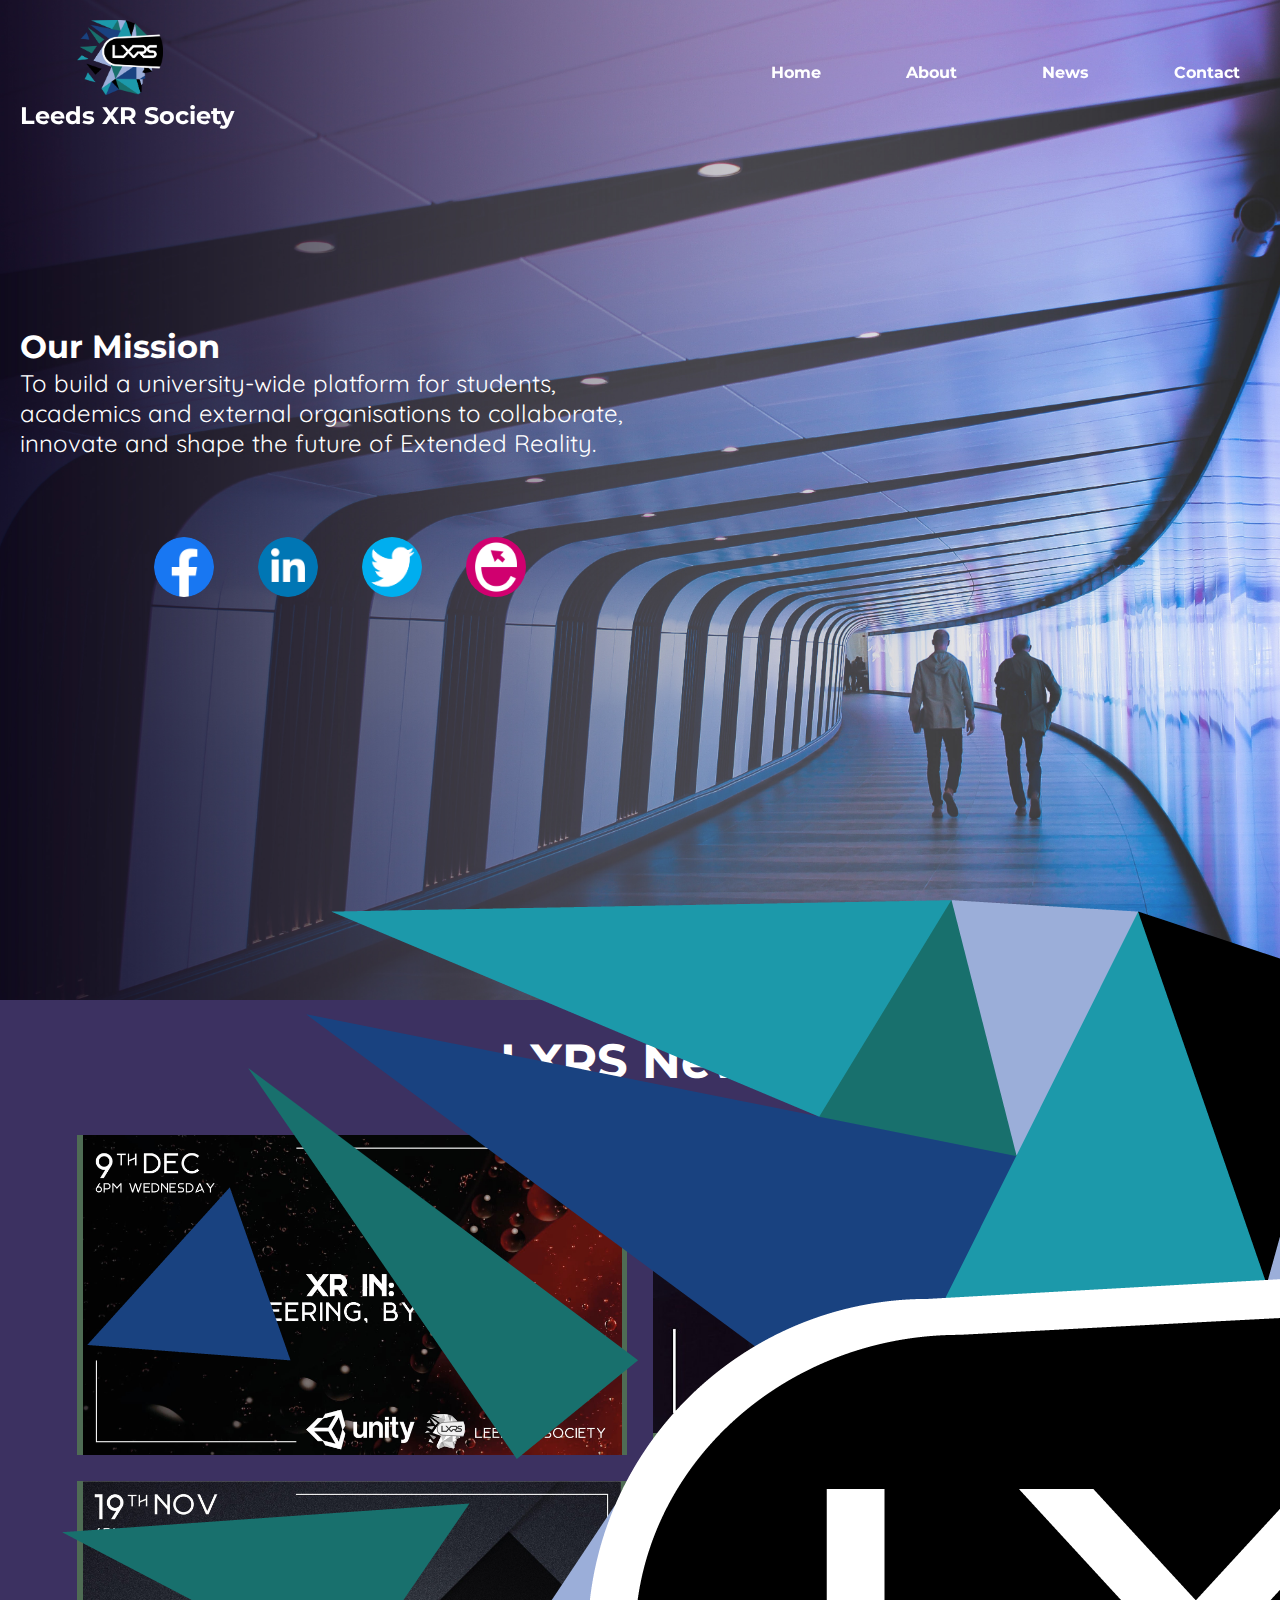
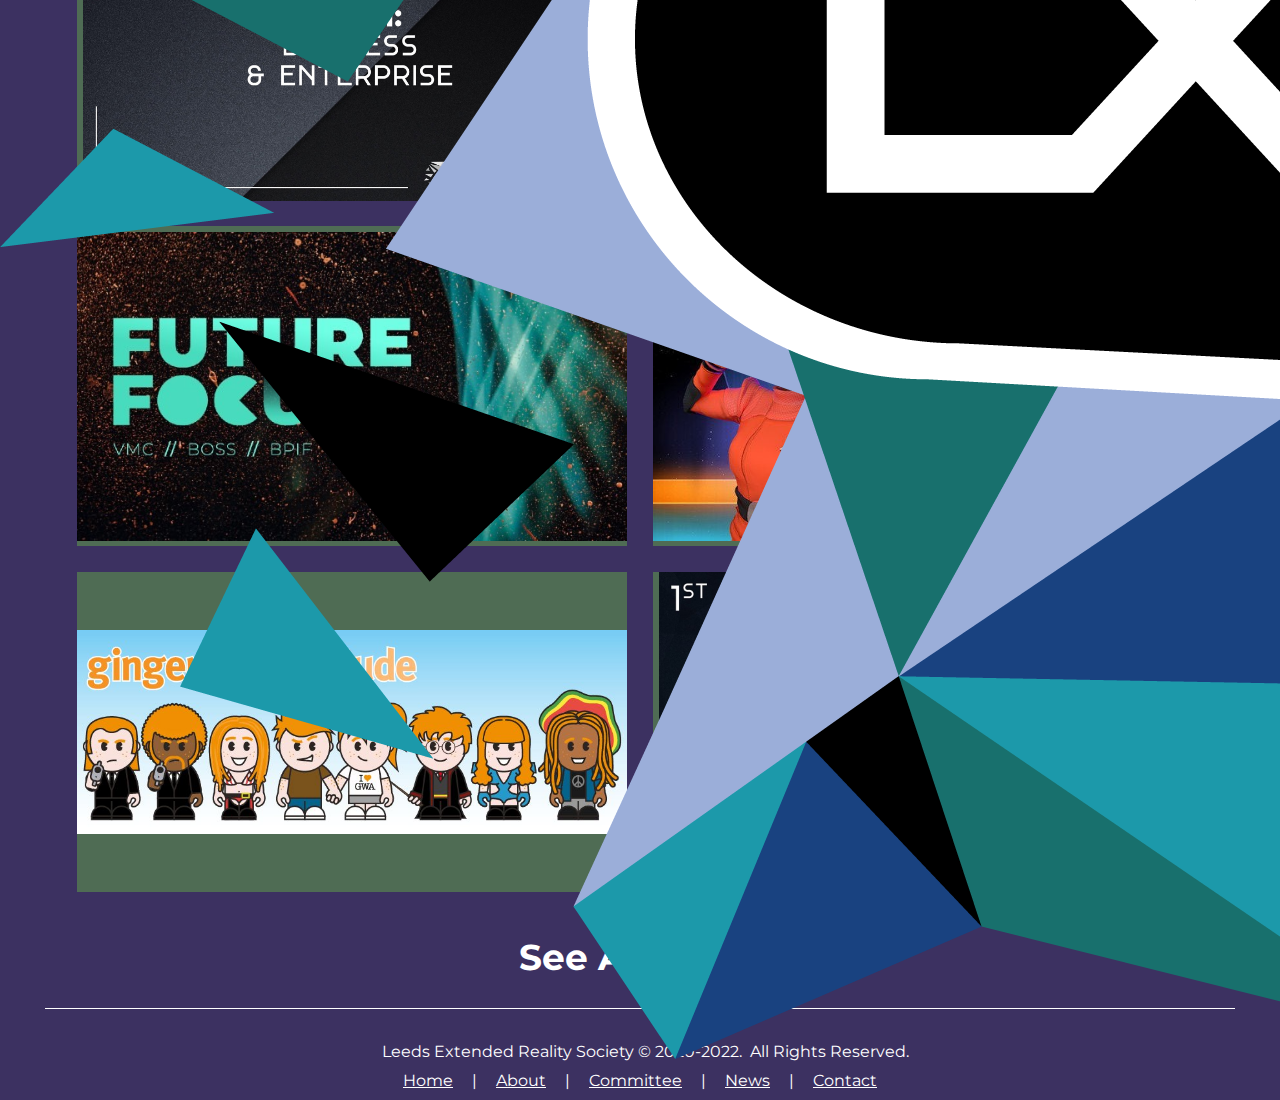
<file: index.html>
<!DOCTYPE html>
<html lang="en">
    <head>
        <title>Leeds Extended Reality Society</title>
        <link rel="stylesheet" type="text/css" href="css/styles.css">
        <link rel="stylesheet" type="text/css" href="css/promo.css">
        <meta name="viewport" content="width=device-width, initial-scale=1.0"/>
        <meta name="description" content="A university-wide platform for students, academics and external
organisations to collaborate, innovate and shape the future of Extended Reality."/>
        <link href="https://fonts.googleapis.com/css2?family=Open+Sans&family=Volkhov:wght@700&display=swap&family=Quicksand&display=swap&family=Montserrat:wght@300&display=swap" rel="stylesheet">
        <link rel="apple-touch-icon" sizes="180x180" href="/favicon/apple-touch-icon.png">
        <link rel="icon" type="image/png" sizes="32x32" href="/favicon/favicon-32x32.png">
        <link rel="icon" type="image/png" sizes="16x16" href="/favicon/favicon-16x16.png">
        <link rel="manifest" href="/favicon/site.webmanifest">
        <link rel="mask-icon" href="/favicon/safari-pinned-tab.svg" color="#5bbad5">
        <link rel="shortcut icon" href="/favicon/favicon.ico">
        <meta name="msapplication-TileColor" content="#2b5797">
        <meta name="msapplication-config" content="/favicon/browserconfig.xml">
        <meta name="theme-color" content="#ffffff">
    </head>
    <body>
		<img id="fb-img" src="img/logo.png"/>
        <div id="content">
          <div id="intro">
            <h2>Our Mission</h2>
            <p>
              To build a university-wide platform for students, academics and external
              organisations to collaborate, innovate and shape the future of Extended Reality.
            </p>
            <div id="social-media">
              <div onclick="window.open('https://www.facebook.com/leedsxrsociety/')" title="Facebook" class="social">
                  <img src="img/facebook_logo.png"/>
              </div>
              <div onclick="window.open('https://www.linkedin.com/company/leedsxrsociety/')" title="Linkedin" class="social">
                 <img src="img/linkedin_logo.png"/>
              </div>
              <div onclick="window.open('https://twitter.com/LeedsXRSociety')" title="Twitter" class="social">
                 <img src="img/twitter_logo.png"/>
               </div>
               <div onclick="window.open('https://engage.luu.org.uk/groups/QCD/extended-reality-xr')" title="LUU Engage" class="social">
                  <img src="img/engage.png"/>
                </div>
            </div>
          </div>

          <div id="blog" class="content">
			<h1>LXRS News</h1>
            <div id="blogs"></div>
            <h2><a title="See All Posts" id="see-all" href="/blog/">See All Posts</a></h2>
          </div>
        </div>
        <div id="footer">
            <a style="margin-left: 10px">Leeds Extended Reality Society © 2020-2022.&nbsp; <a style="display: inline-block">All Rights Reserved.</a> </a>
            <div>
                <a title="Home" href="/" class="f-link">Home</a> |
                <a title="About" href="/about/" class="f-link">About</a> |
                <a title="Committee" href="/committee/" class="f-link">Committee</a> |
                <a title="News" href="/blog/" class="f-link">News</a> |
                <a title="Contact" href="/contact/" class="f-link">Contact</a>
            </div>
        </div>

        <div id="header" class="transparent">
            <div id="hbg"></div>
            <div id="topnav-logo-cont" title="Leeds Extended Reality Society" onclick="location.href='/'">
              <img src="img/logo.png"/><br>
              Leeds XR Society
            </div>
            <div id="topnav-links" class="transparent">
              <a title="Home" href="/">Home</a>
              <a title="About" href="/about/">About</a>
              <a title="News" href="/blog/">News</a>
              <a title="Contact" href="/contact/">Contact</a>
            </div>
            <div id="bar" onclick="topnav()">
              <div class="bar1"></div>
              <div class="bar2"></div>
              <div class="bar3"></div>
            </div>
        </div>

        <script src="js/index.js"></script>
        <script src="js/topnav.js"></script>
    </body>
</html>
</file>
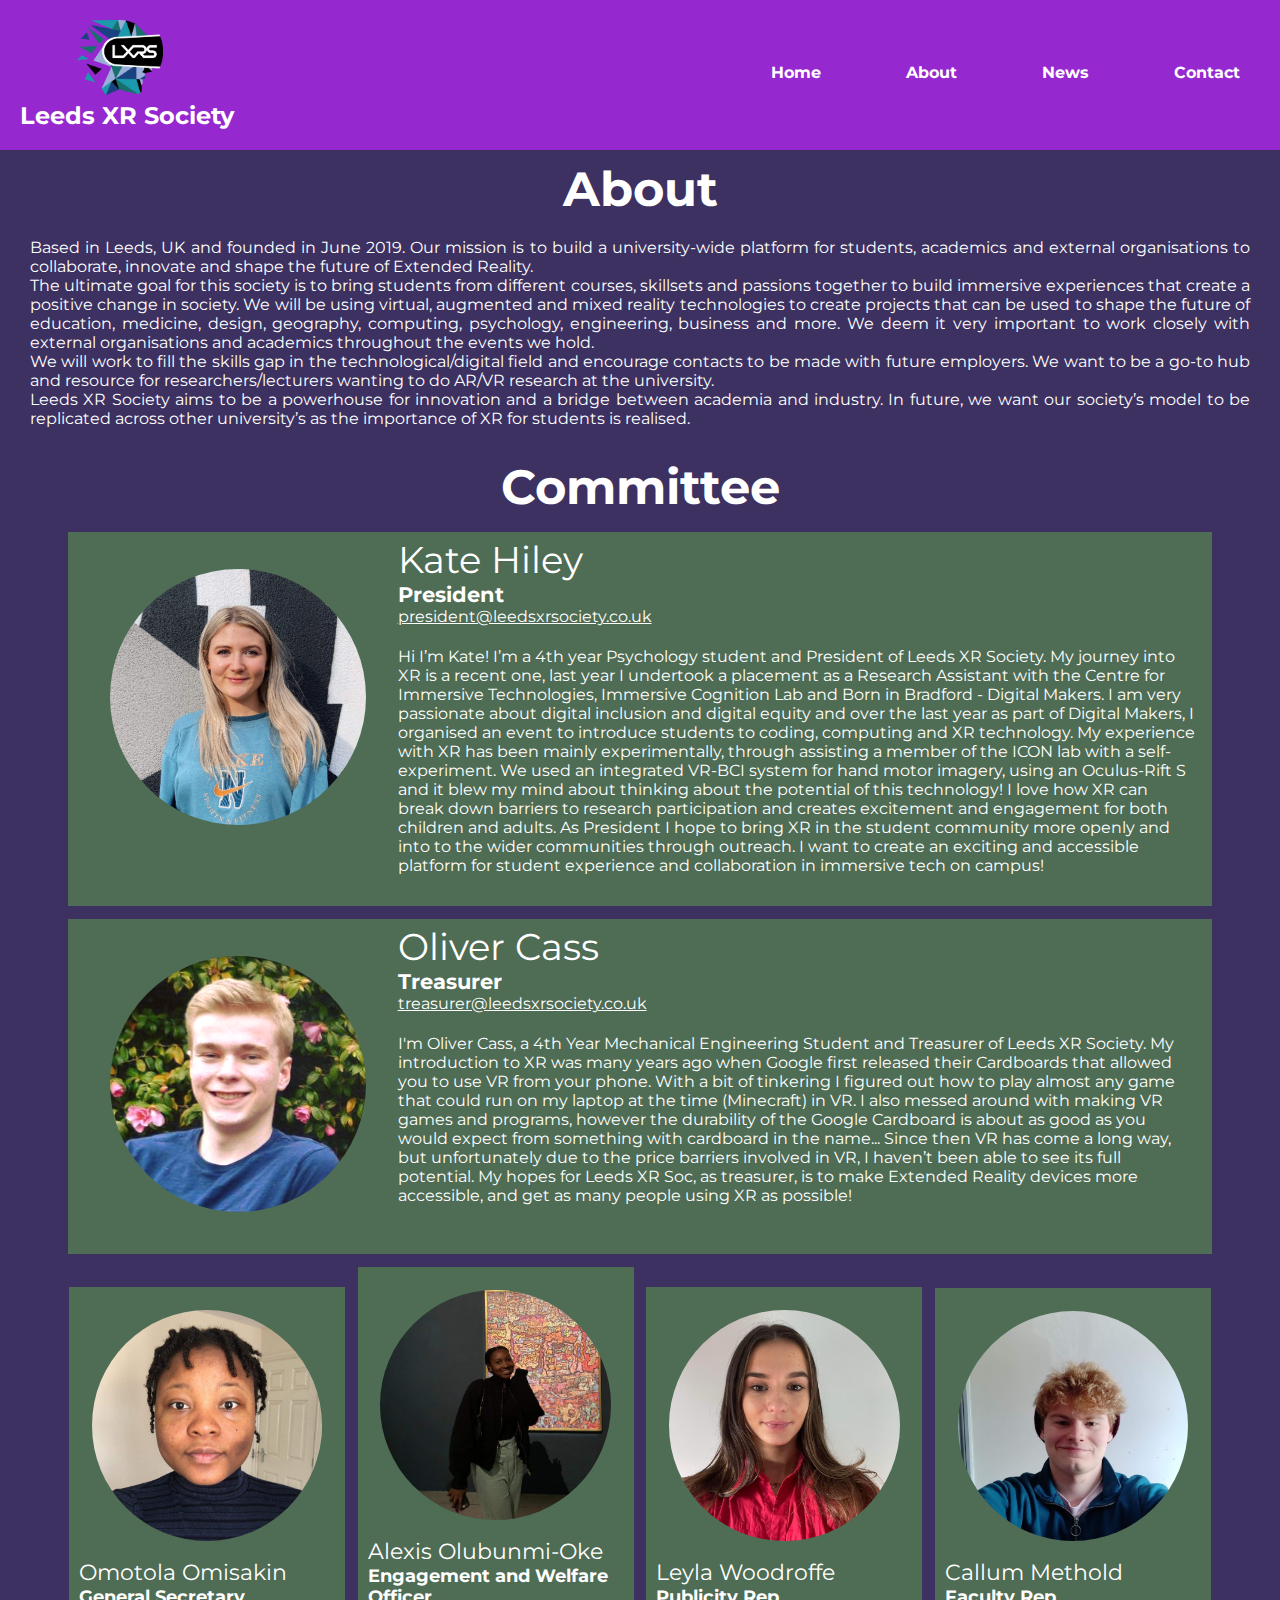
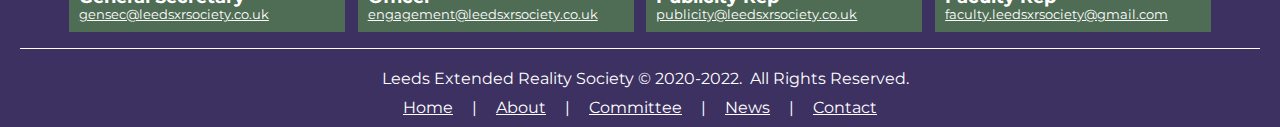
<file: about/index.html>
<!DOCTYPE html>
<html lang="en">
    <head>
        <title>About - Leeds Extended Reality Society</title>
        <link rel="stylesheet" type="text/css" href="/css/styles.css">
        <link rel="stylesheet" type="text/css" href="/css/about.css">
        <meta name="viewport" content="width=device-width, initial-scale=1.0"/>
        <meta name="description" content="Leeds XR Society aims to be a powerhouse for innovation and a bridge between academia and industry. In future, we want our society’s model to be replicated across other university’s as the importance of XR for students is realised."/>
        <link href="https://fonts.googleapis.com/css2?family=Open+Sans&family=Volkhov:wght@700&display=swap&family=Quicksand&display=swap&family=Montserrat:wght@300&display=swap" rel="stylesheet">
        <link rel="apple-touch-icon" sizes="180x180" href="/favicon/apple-touch-icon.png">
        <link rel="icon" type="image/png" sizes="32x32" href="/favicon/favicon-32x32.png">
        <link rel="icon" type="image/png" sizes="16x16" href="/favicon/favicon-16x16.png">
        <link rel="manifest" href="/favicon/site.webmanifest">
        <link rel="mask-icon" href="/favicon/safari-pinned-tab.svg" color="#5bbad5">
        <link rel="shortcut icon" href="/favicon/favicon.ico">
        <meta name="msapplication-TileColor" content="#2b5797">
        <meta name="msapplication-config" content="/favicon/browserconfig.xml">
        <meta name="theme-color" content="#ffffff">
    </head>
    <body>
        <div id="content">
            <div id="about">
                <h1>About</h1>
                <p id="about-txt">

Based in Leeds, UK and founded in June 2019. Our mission is to build a
university-wide platform for students, academics and external organisations
to collaborate, innovate and shape the future of Extended Reality.
<br>
The ultimate goal for this society is to bring students from different
courses, skillsets and passions together to build immersive experiences that create a
positive change in society. We will be using virtual, augmented and mixed reality
technologies to create projects that can be used to shape the future of education,
medicine, design, geography, computing, psychology, engineering, business and more.
We deem it very important to work closely with external organisations and academics
throughout the events we hold.
<br>
We will work to fill the skills gap in the technological/digital field and encourage
contacts to be made with future employers. We want to be a go-to hub and resource
for researchers/lecturers wanting to do AR/VR research at the university.
<br>
Leeds XR Society aims to be a powerhouse for innovation and a bridge between
academia and industry. In future, we want our society’s model to be replicated
across other university’s as the importance of XR for students is realised.

               </p>
                <h1>Committee</h1>
                <div id="committee">

                </div>

            </div>
        </div>
        <div id="footer">
            <a style="margin-left: 10px">Leeds Extended Reality Society © 2020-2022.&nbsp; <a style="display: inline-block">All Rights Reserved.</a> </a>
            <div>
                <a title="Home" href="/" class="f-link">Home</a> |
                <a title="About" href="/about/" class="f-link">About</a> |
                <a title="Committee" href="/committee/" class="f-link">Committee</a> |
                <a title="News" href="/blog/" class="f-link">News</a> |
                <a title="Contact" href="/contact/" class="f-link">Contact</a>
            </div>
        </div>

        <div id="header">
            <div id="hbg"></div>
            <div id="topnav-logo-cont" title="Leeds Extended Reality Society" onclick="location.href='/'">
              <img src="/img/logo.png"/><br>
              Leeds XR Society
            </div>
            <div id="topnav-links">
              <a title="Home" href="/">Home</a>
              <a title="About" href="/about/">About</a>
              <a title="News" href="/blog/">News</a>
              <a title="Contact" href="/contact/">Contact</a>
            </div>
            <div id="bar" onclick="topnav()">
              <div class="bar1"></div>
              <div class="bar2"></div>
              <div class="bar3"></div>
            </div>
        </div>

        <script src="/js/topnav.js"></script>
        <script src="/js/about.js"></script>
    </body>
</html>
</file>
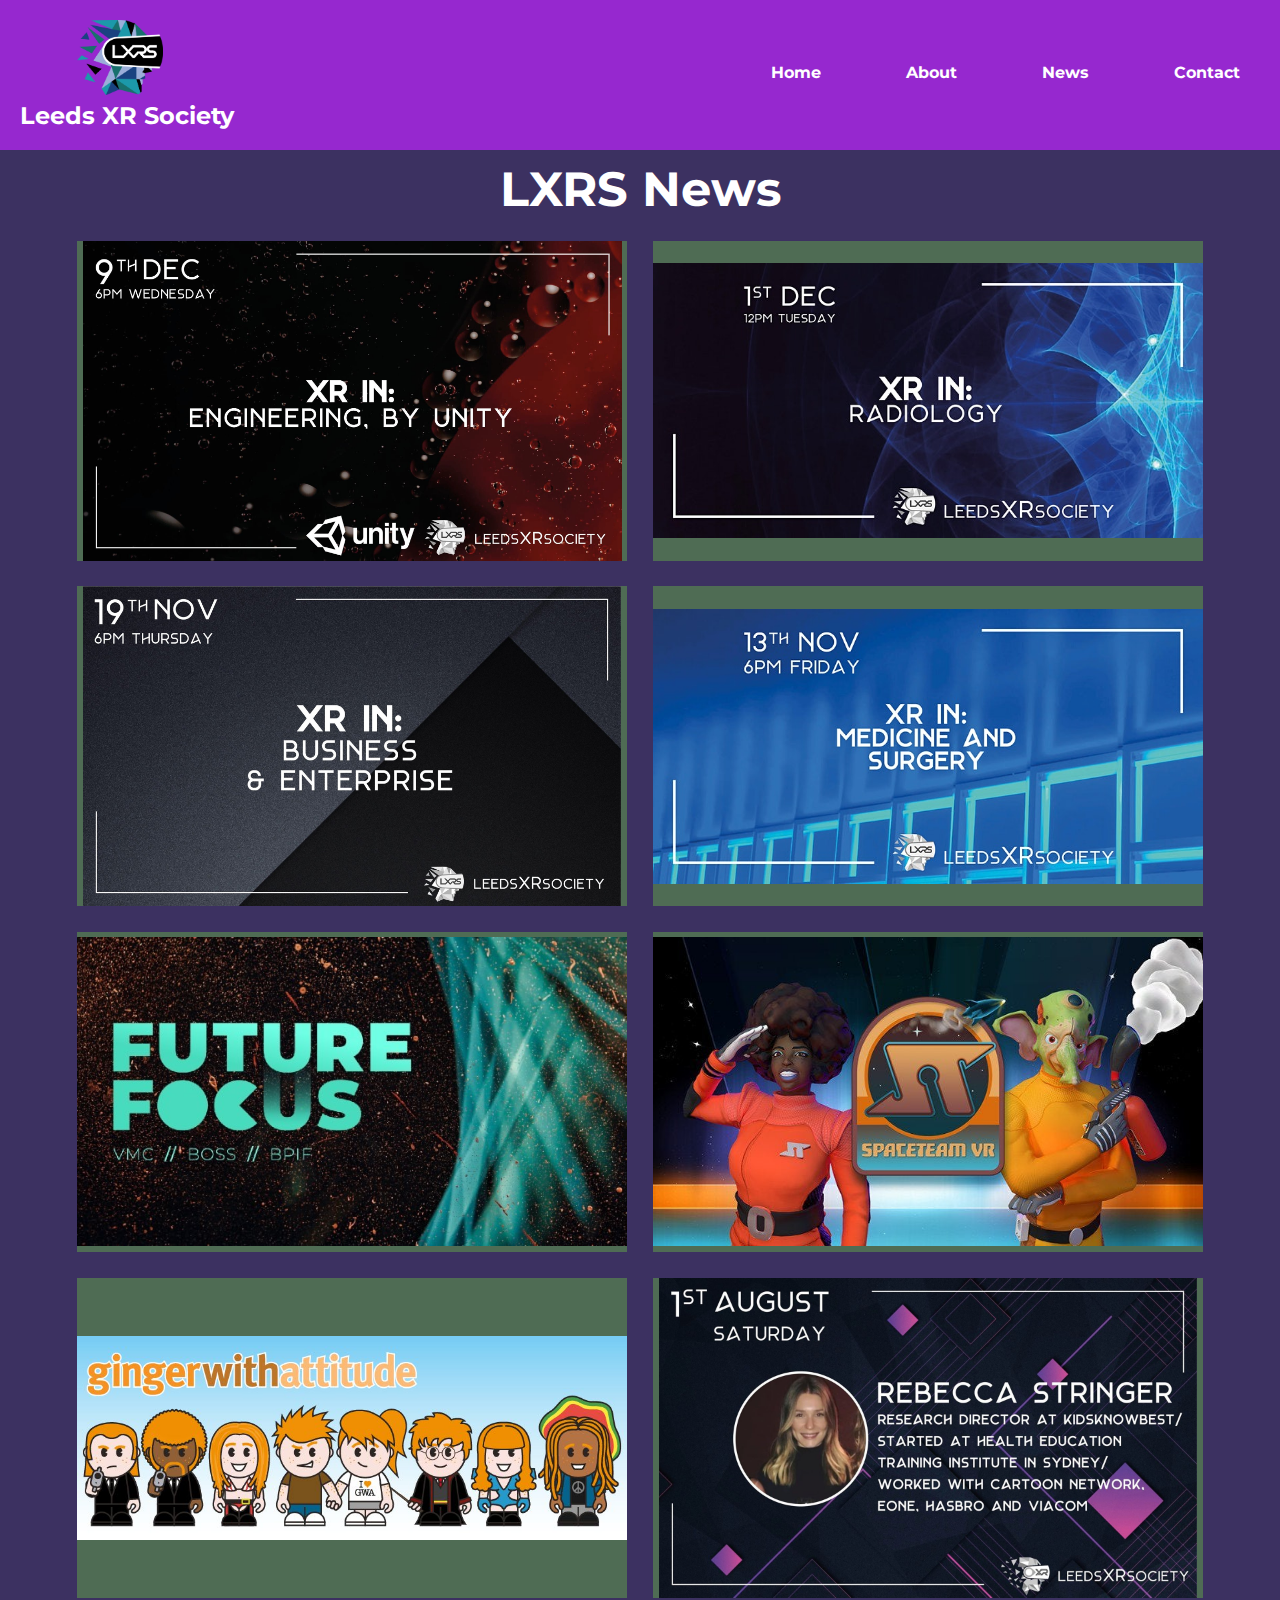
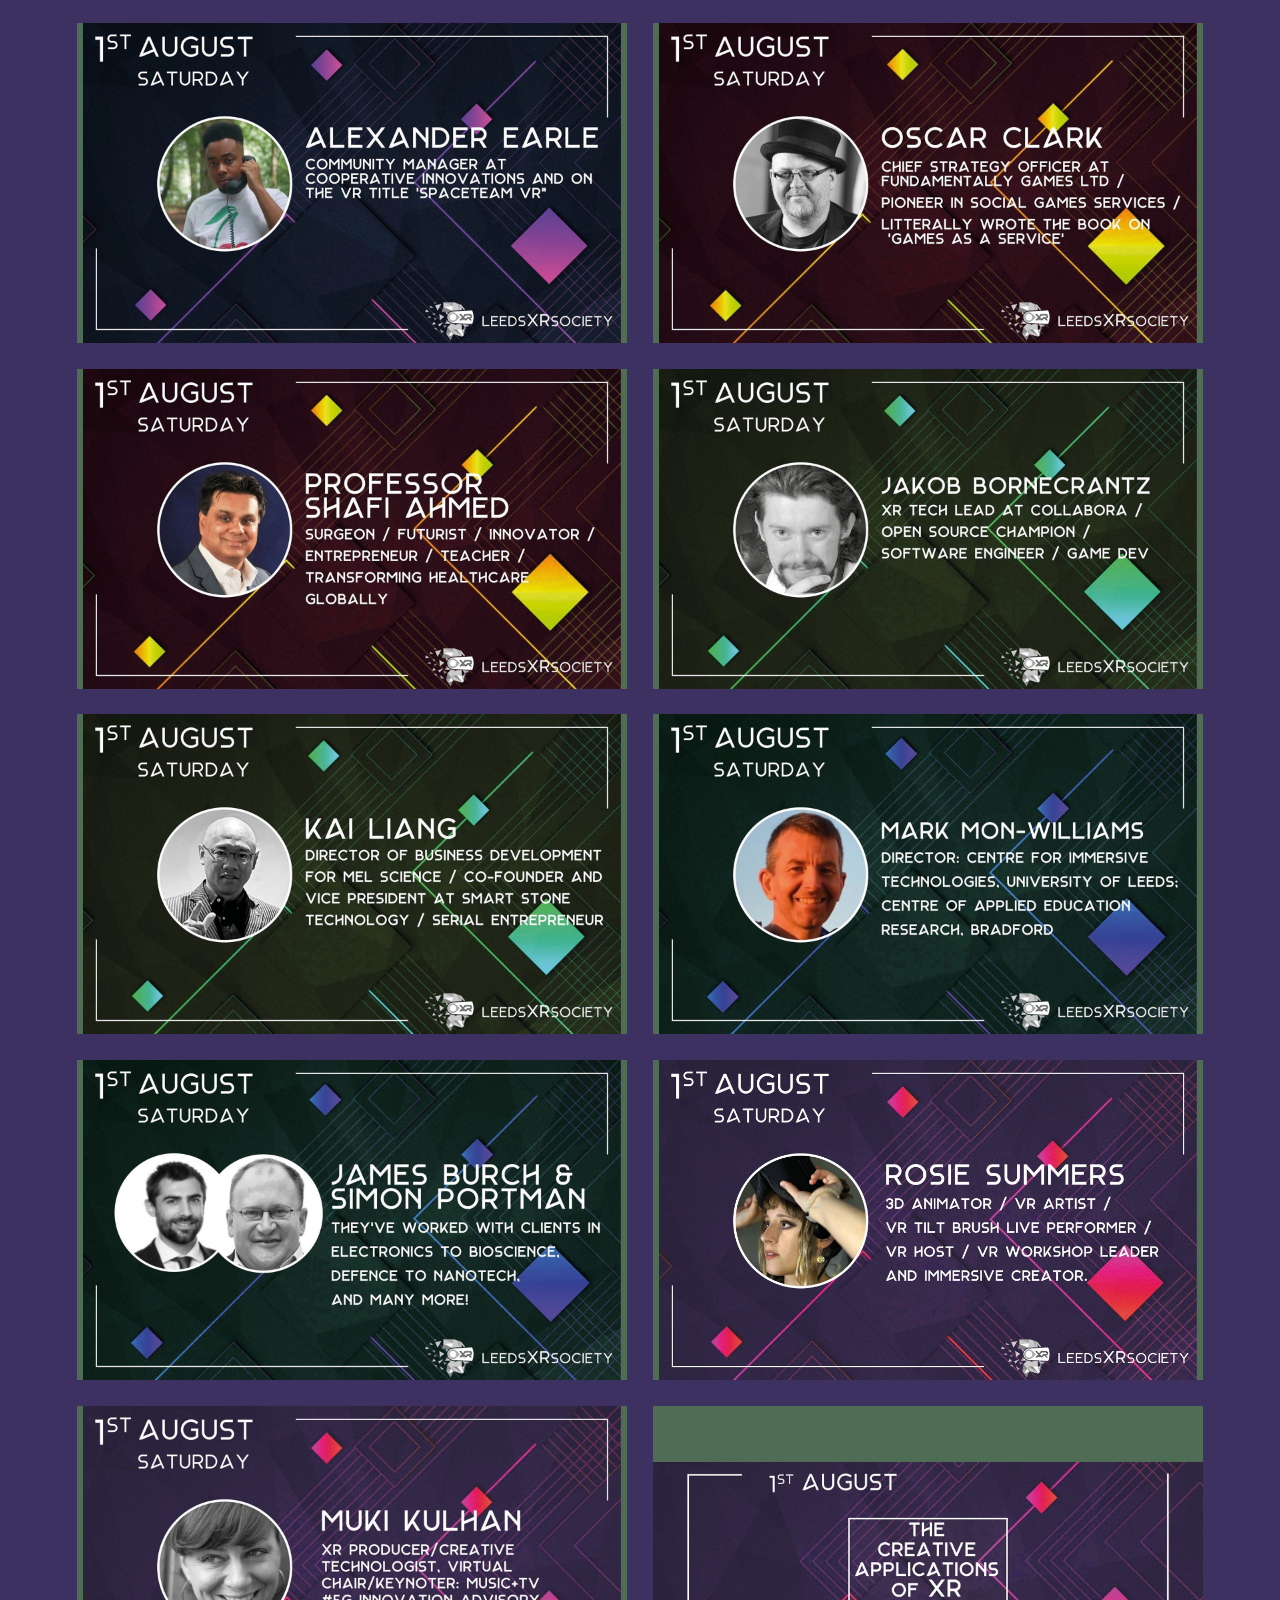
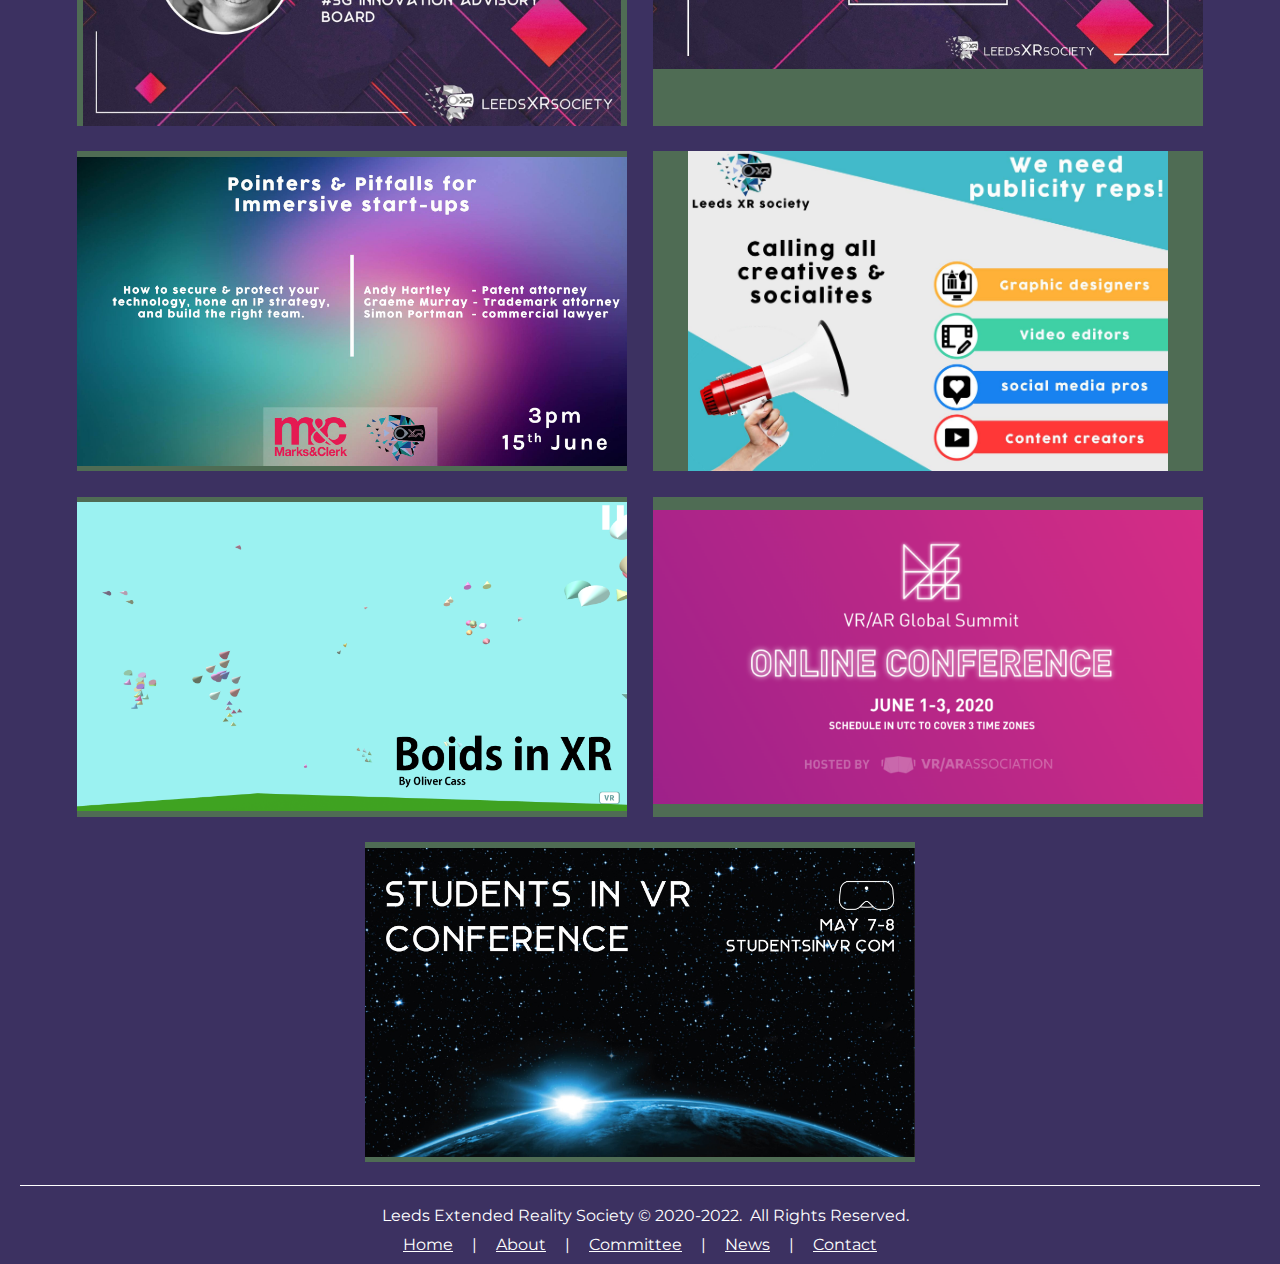
<file: blog/index.html>
<!DOCTYPE html>
<html lang="en">
    <head>
        <title>LXRS News - Leeds Extended Reality Society</title>
        <link rel="stylesheet" type="text/css" href="/css/styles.css">
        <link rel="stylesheet" type="text/css" href="/css/blog.css">
        <meta name="viewport" content="width=device-width, initial-scale=1.0"/>
        <meta name="description" content="Read our LXRS News"/>
        <link href="https://fonts.googleapis.com/css2?family=Open+Sans&family=Volkhov:wght@700&display=swap&family=Quicksand&display=swap&family=Montserrat:wght@300&display=swap" rel="stylesheet">
        <link rel="apple-touch-icon" sizes="180x180" href="/favicon/apple-touch-icon.png">
        <link rel="icon" type="image/png" sizes="32x32" href="/favicon/favicon-32x32.png">
        <link rel="icon" type="image/png" sizes="16x16" href="/favicon/favicon-16x16.png">
        <link rel="manifest" href="/favicon/site.webmanifest">
        <link rel="mask-icon" href="/favicon/safari-pinned-tab.svg" color="#5bbad5">
        <link rel="shortcut icon" href="/favicon/favicon.ico">
        <meta name="msapplication-TileColor" content="#2b5797">
        <meta name="msapplication-config" content="/favicon/browserconfig.xml">
        <meta name="theme-color" content="#ffffff">
    </head>
    <body>
        <div id="content">
            <h1>LXRS News</h1>
            <div id="blog"></div>
        </div>
        <div id="footer">
            <a style="margin-left: 10px">Leeds Extended Reality Society © 2020-2022.&nbsp; <a style="display: inline-block">All Rights Reserved.</a> </a>
            <div>
                <a title="Home" href="/" class="f-link">Home</a> |
                <a title="About" href="/about/" class="f-link">About</a> |
                <a title="Committee" href="/committee/" class="f-link">Committee</a> |
                <a title="News" href="/blog/" class="f-link">News</a> |
                <a title="Contact" href="/contact/" class="f-link">Contact</a>
            </div>
        </div>

        <div id="header" class="colored">
            <div id="hbg"></div>
            <div id="topnav-logo-cont" title="Leeds Extended Reality Society" onclick="location.href='/'">
              <img src="/img/logo.png"/><br>
              Leeds XR Society
            </div>
            <div id="topnav-links" class="colored">
              <a title="Home" href="/">Home</a>
              <a title="About" href="/about/">About</a>
              <a title="News" href="/blog/">News</a>
              <a title="Contact" href="/contact/">Contact</a>
            </div>
            <div id="bar" onclick="topnav()">
              <div class="bar1"></div>
              <div class="bar2"></div>
              <div class="bar3"></div>
            </div>
        </div>

        <script src="/js/topnav.js"></script>
        <script src="/js/blog.js"></script>
    </body>
</html>
</file>
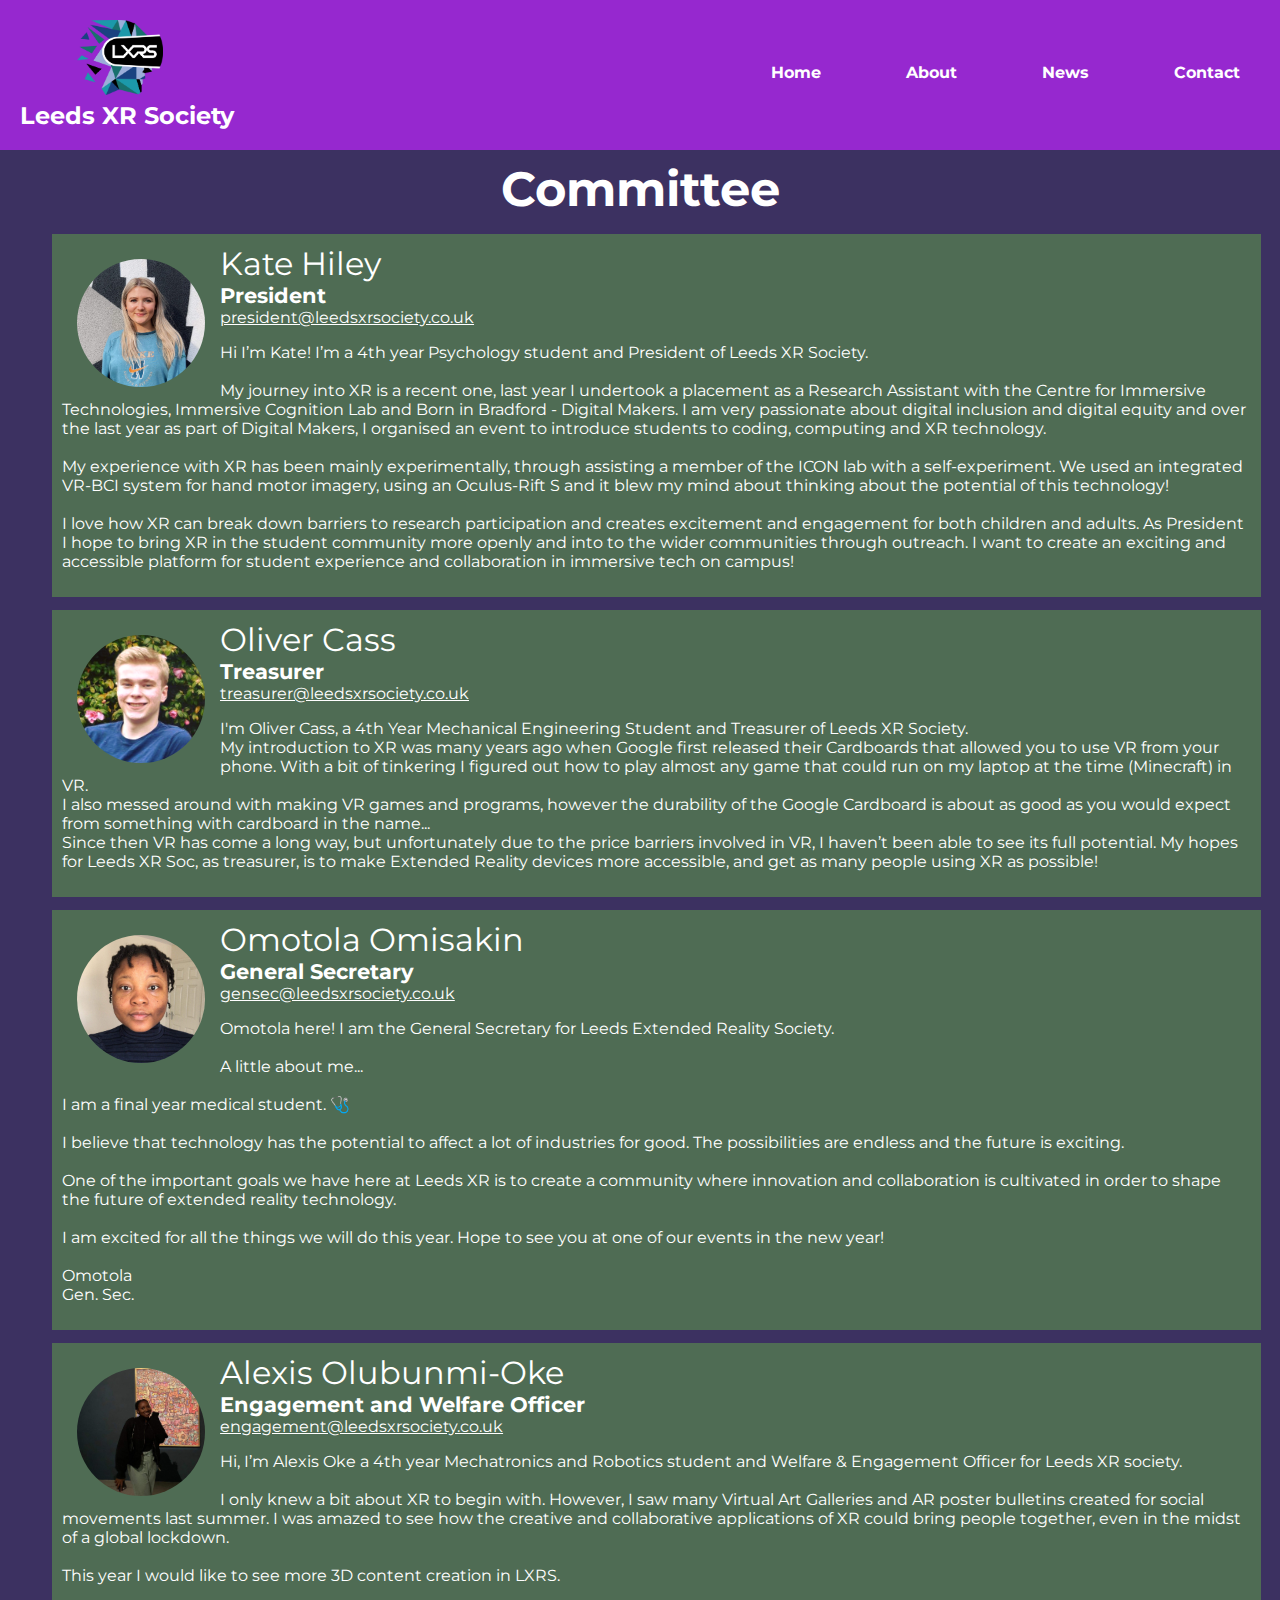
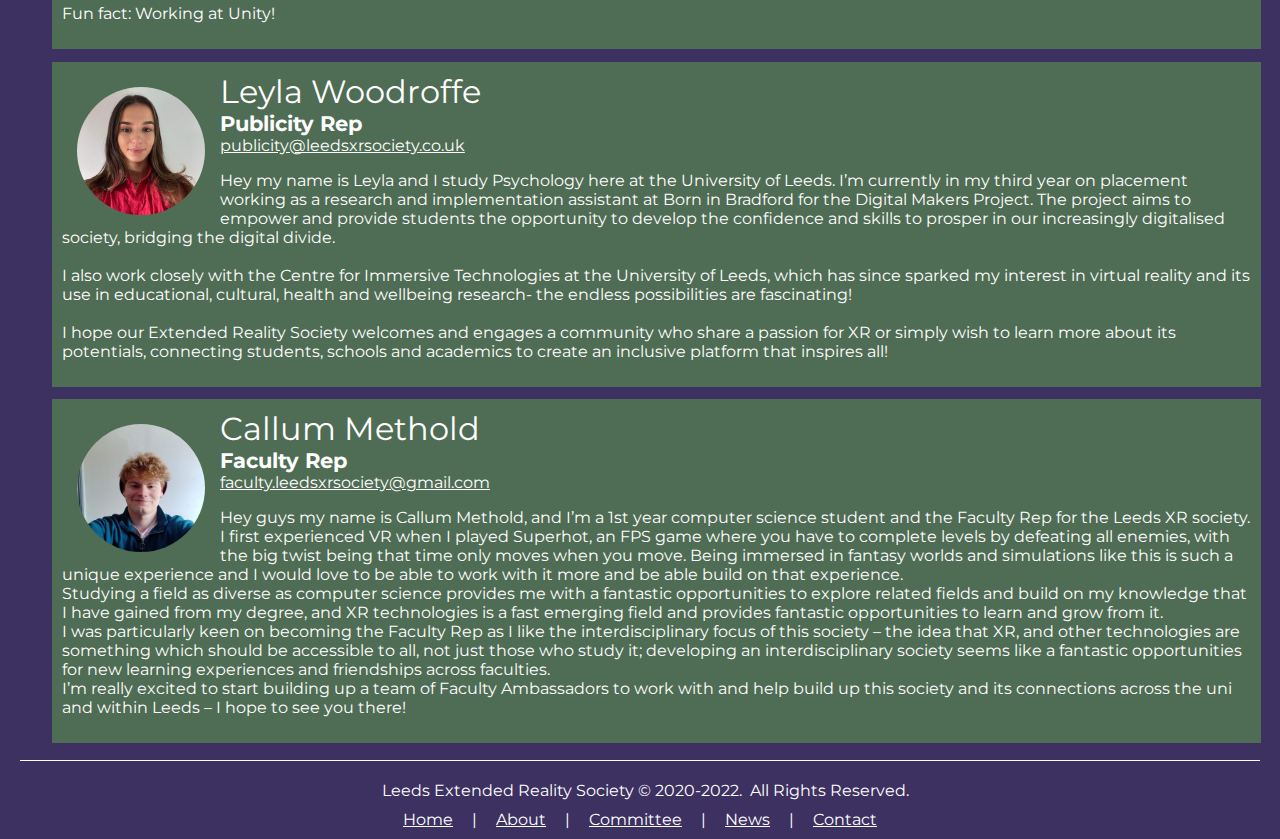
<file: committee/index.html>
<!DOCTYPE html>
<html lang="en">
    <head>
        <title>Committee - Leeds Extended Reality Society</title>
        <link rel="stylesheet" type="text/css" href="/css/styles.css">
        <link rel="stylesheet" type="text/css" href="/css/committee.css">
        <meta name="viewport" content="width=device-width, initial-scale=1.0"/>
        <meta name="description" content="Read about the LXRS Committee"/>
        <link href="https://fonts.googleapis.com/css2?family=Open+Sans&family=Volkhov:wght@700&display=swap&family=Quicksand&display=swap&family=Montserrat:wght@300&display=swap" rel="stylesheet">
        <link rel="apple-touch-icon" sizes="180x180" href="/favicon/apple-touch-icon.png">
        <link rel="icon" type="image/png" sizes="32x32" href="/favicon/favicon-32x32.png">
        <link rel="icon" type="image/png" sizes="16x16" href="/favicon/favicon-16x16.png">
        <link rel="manifest" href="/favicon/site.webmanifest">
        <link rel="mask-icon" href="/favicon/safari-pinned-tab.svg" color="#5bbad5">
        <link rel="shortcut icon" href="/favicon/favicon.ico">
        <meta name="msapplication-TileColor" content="#2b5797">
        <meta name="msapplication-config" content="/favicon/browserconfig.xml">
        <meta name="theme-color" content="#ffffff">
    </head>
    <body>
        <div id="content">
            <h1>Committee</h1>
            <div id="committee"></div>
        </div>
        <div id="footer">
            <a style="margin-left: 10px">Leeds Extended Reality Society © 2020-2022.&nbsp; <a style="display: inline-block">All Rights Reserved.</a> </a>
            <div>
                <a title="Home" href="/" class="f-link">Home</a> |
                <a title="About" href="/about/" class="f-link">About</a> |
                <a title="Committee" href="/committee/" class="f-link">Committee</a> |
                <a title="News" href="/blog/" class="f-link">News</a> |
                <a title="Contact" href="/contact/" class="f-link">Contact</a>
            </div>
        </div>

        <div id="header" class="colored">
            <div id="hbg"></div>
            <div id="topnav-logo-cont" title="Leeds Extended Reality Society" onclick="location.href='/'">
              <img src="/img/logo.png"/><br>
              Leeds XR Society
            </div>
            <div id="topnav-links" class="colored">
              <a title="Home" href="/">Home</a>
              <a title="About" href="/about/">About</a>
              <a title="News" href="/blog/">News</a>
              <a title="Contact" href="/contact/">Contact</a>
            </div>
            <div id="bar" onclick="topnav()">
              <div class="bar1"></div>
              <div class="bar2"></div>
              <div class="bar3"></div>
            </div>
        </div>

        <script src="/js/topnav.js"></script>
        <script src="/js/committee.js"></script>
    </body>
</html>
</file>
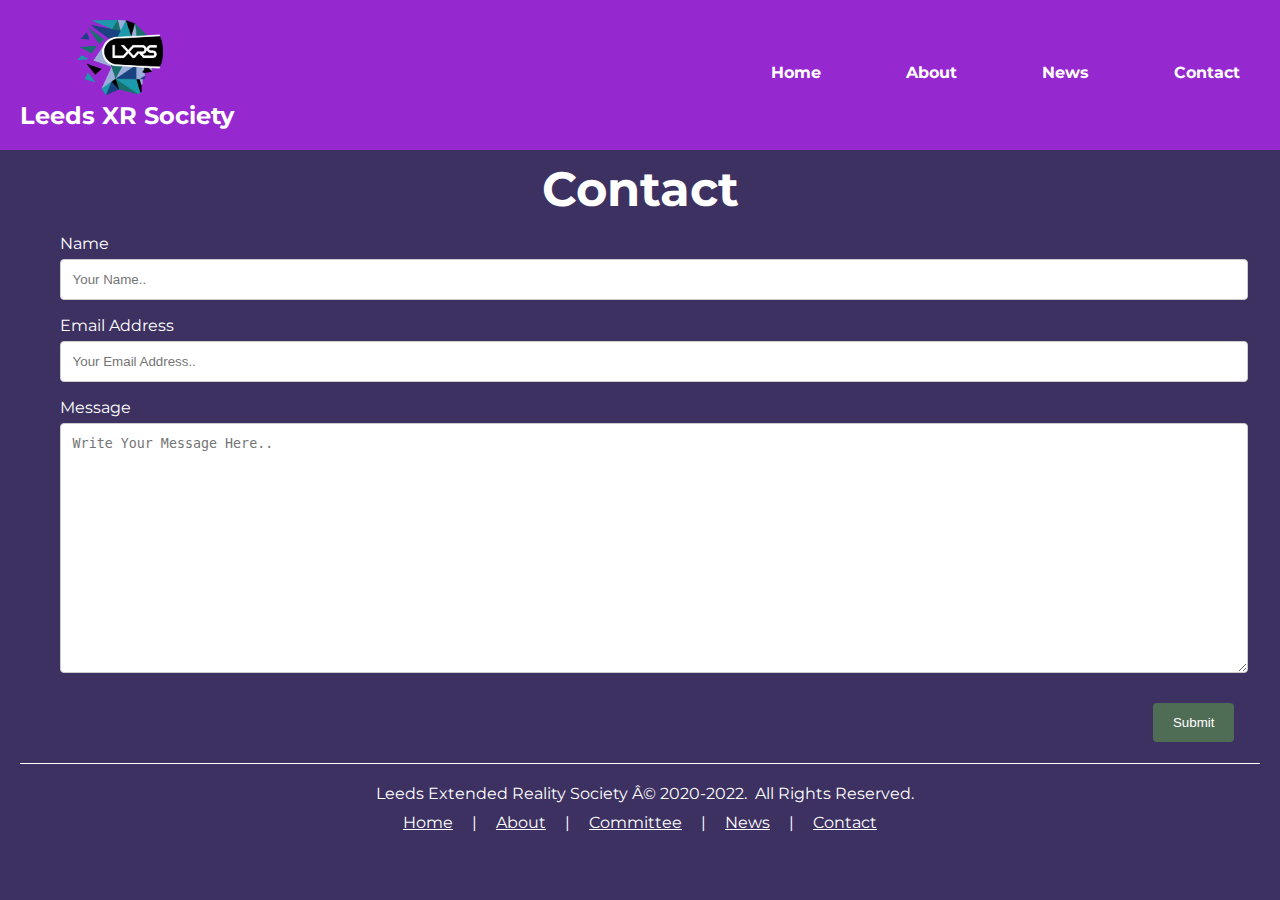
<file: contact/index.html>
<!DOCTYPE html>
<html lang="en">
    <head>
        <title>Contact - Leeds Extended Reality Society</title>
        <link rel="stylesheet" type="text/css" href="/css/styles.css">
        <link rel="stylesheet" type="text/css" href="/css/contact.css">
        <meta name="viewport" content="width=device-width, initial-scale=1.0"/>
        <meta name="description" content="Contact Page for Leeds Extended Reality Society"/>
        <link href="https://fonts.googleapis.com/css2?family=Open+Sans&family=Volkhov:wght@700&display=swap&family=Quicksand&display=swap&family=Montserrat:wght@300&display=swap" rel="stylesheet">
        <link rel="apple-touch-icon" sizes="180x180" href="/favicon/apple-touch-icon.png">
        <link rel="icon" type="image/png" sizes="32x32" href="/favicon/favicon-32x32.png">
        <link rel="icon" type="image/png" sizes="16x16" href="/favicon/favicon-16x16.png">
        <link rel="manifest" href="/favicon/site.webmanifest">
        <link rel="mask-icon" href="/favicon/safari-pinned-tab.svg" color="#5bbad5">
        <link rel="shortcut icon" href="/favicon/favicon.ico">
        <meta name="msapplication-TileColor" content="#2b5797">
        <meta name="msapplication-config" content="/favicon/browserconfig.xml">
        <meta name="theme-color" content="#ffffff">
    </head>
    <body>
        <div id="content">
            <h1>Contact</h1>
            <div id="cont">
              <form id="fs-frm contact" name="simple-contact-form" accept-charset="utf-8" action="https://formspree.io/xzbjaqzl" method="POST">
                <fieldset id="fs-frm-inputs">
                  <label for="full-name">Name</label>
                  <input type="text" name="name" id="full-name" placeholder="Your Name.." required="">
                  <label for="email-address">Email Address</label>
                  <input type="email" name="_replyto" id="email-address email" placeholder="Your Email Address.." required="">
                  <label for="message">Message</label>
                  <textarea rows="5" name="message" id="message" placeholder="Write Your Message Here.." required=""></textarea>
                  <input type="hidden" name="_subject" id="email-subject" value="Contact Form Submission">
                </fieldset>
                <input type="submit" value="Submit">
              </form>
            </div>
        </div>

        <div id="footer">
            <a style="margin-left: 10px">Leeds Extended Reality Society © 2020-2022.&nbsp; <a style="display: inline-block">All Rights Reserved.</a> </a>
            <div>
                <a title="Home" href="/" class="f-link">Home</a> |
                <a title="About" href="/about/" class="f-link">About</a> |
                <a title="Committee" href="/committee/" class="f-link">Committee</a> |
                <a title="News" href="/blog/" class="f-link">News</a> |
                <a title="Contact" href="/contact/" class="f-link">Contact</a>
            </div>
        </div>

        <div id="header" class="colored">
            <div id="hbg"></div>
            <div id="topnav-logo-cont" title="Leeds Extended Reality Society" onclick="location.href='/'">
              <img src="/img/logo.png"/><br>
              Leeds XR Society
            </div>
            <div id="topnav-links" class="colored">
              <a title="Home" href="/">Home</a>
              <a title="About" href="/about/">About</a>
              <a title="News" href="/blog/">News</a>
              <a title="Contact" href="/contact/">Contact</a>
            </div>
            <div id="bar" onclick="topnav()">
              <div class="bar1"></div>
              <div class="bar2"></div>
              <div class="bar3"></div>
            </div>
        </div>

        <script src="/js/topnav.js"></script>
    </body>
</html>
</file>
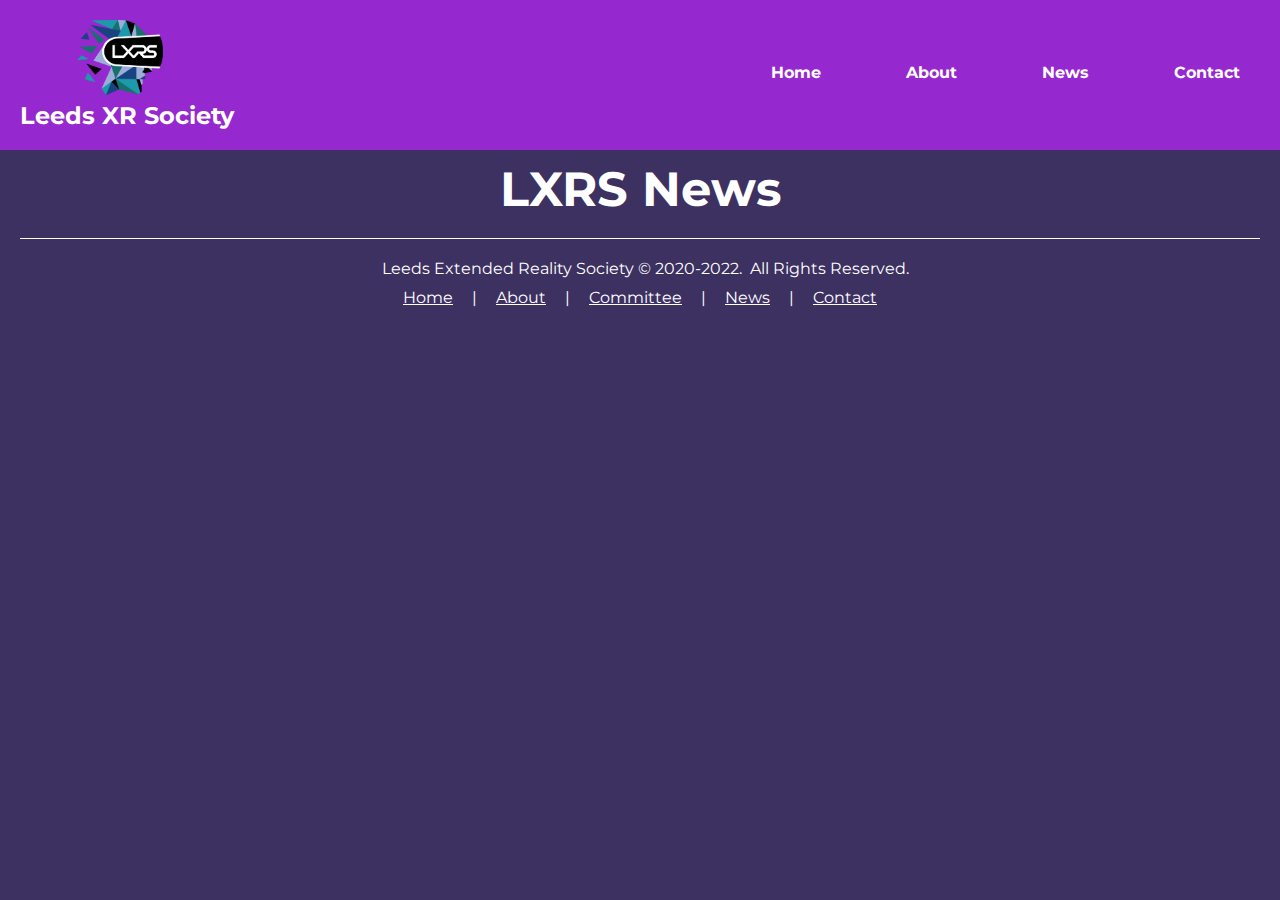
<file: blog/post/index.html>
<!DOCTYPE html>
<html lang="en">
    <head>
        <title>Leeds Extended Reality Society</title>
        <link rel="stylesheet" type="text/css" href="/css/styles.css">
        <link rel="stylesheet" type="text/css" href="/css/post.css">
        <meta name="viewport" content="width=device-width, initial-scale=1.0"/>
        <meta name="description" content="LeedsXR Society Website - A university-wide platform for students, academics and external
organisations to collaborate, innovate and shape the future of Extended Reality."/>
        <link href="https://fonts.googleapis.com/css2?family=Open+Sans&family=Volkhov:wght@700&display=swap&family=Quicksand&display=swap&family=Montserrat:wght@300&display=swap" rel="stylesheet">
        <link rel="apple-touch-icon" sizes="180x180" href="/favicon/apple-touch-icon.png">
        <link rel="icon" type="image/png" sizes="32x32" href="/favicon/favicon-32x32.png">
        <link rel="icon" type="image/png" sizes="16x16" href="/favicon/favicon-16x16.png">
        <link rel="manifest" href="/favicon/site.webmanifest">
        <link rel="mask-icon" href="/favicon/safari-pinned-tab.svg" color="#5bbad5">
        <link rel="shortcut icon" href="/favicon/favicon.ico">
        <meta name="msapplication-TileColor" content="#2b5797">
        <meta name="msapplication-config" content="/favicon/browserconfig.xml">
        <meta name="theme-color" content="#ffffff">
    </head>
    <body>
        <div id="content">
            <div id="post"></div>
        </div>
        <div id="footer">
            <a style="margin-left: 10px">Leeds Extended Reality Society © 2020.&nbsp; <a style="display: inline-block">All Rights Reserved.</a> </a>
            <div>
                <a title="Home" href="/" class="f-link">Home</a> |
                <a title="About" href="/about/" class="f-link">About</a> |
                <a title="Committee" href="/committee/" class="f-link">Committee</a> |
                <a title="News" href="/blog/" class="f-link">News</a> |
                <a title="Contact" href="/contact/" class="f-link">Contact</a>
            </div>
        </div>

        <div id="header" class="colored">
            <div id="hbg"></div>
            <div id="topnav-logo-cont" title="Leeds Extended Reality Society" onclick="location.href='/'">
              <img src="/img/logo.png"/><br>
              Leeds XR Society
            </div>
            <div id="topnav-links" class="colored">
              <a title="Home" href="/">Home</a>
              <a title="About" href="/about/">About</a>
              <a title="News" href="/blog/">News</a>
              <a title="Contact" href="/contact/">Contact</a>
            </div>
            <div id="bar" onclick="topnav()">
              <div class="bar1"></div>
              <div class="bar2"></div>
              <div class="bar3"></div>
            </div>
        </div>

        <script src="/js/post.js"></script>
        <script src="/js/topnav.js"></script>
    </body>
</html>
</file>
<file: css/styles.css>
/*
styles.css
LeedsXR (c) 2020
All Rights Reserved
*/

/*Global*/
html, body{
    margin: 0;
    overflow-x: hidden;
    width: 100%;
    background-color: #3c3161;
}
body{
	overflow: hidden;
}

img#fb-img{
	position: fixed;
	top: 100vh;
}

/*header*/
div#header{
	z-index: 2;
    width: 100%;
    position: fixed;
    top: 0;
    left: 0;
    margin: 0;
    margin-bottom: 5px;
    overflow: hidden;
    font-size: 1em;
    height: 150px;
    font-family: 'Montserrat', 'sans-serif';
    font-weight: 700;
    transition: color 0.4s;
    opacity: 1;
    color: white;
}
div#header.transparent{
	color: white;
}
div#header div#hbg{
	background-color: #9628cf;
	width: 100%;
	height: 100%;
	position: absolute;
	left: 0;
	top: 0;
	transition: opacity 0.4s;
	opacity: 1;
	z-index: -1;
}
div#header.transparent div#hbg{
    opacity: 0;
}

div#topnav-logo-cont{
	width: 200px;
	margin-top: 20px;
	margin-left: 20px;
	height: 50%;
	text-align: center;
	font-size: 1.5em;
	cursor: pointer;
    white-space: nowrap;
}
div#topnav-logo-cont img{
	height: 100%;
}
div#topnav-links{
	display: inline-block;
	float: right;
	position: relative;
	bottom: 32px;
	transition: height 0.4s;
}
div#topnav-links a{
    text-decoration: none;
    margin: 40px;
    color: #ffffff;
}
div#topnav-links a:hover{
	color: black;
}
div#topnav-links.transparent a{
	color: white;
}
div#topnav-links.transparent a:hover{
	color: inherit;
}

#bar {
  display: inline-block;
  cursor: pointer;
  float: right;
  margin: 20px;
  position: relative;
  bottom: 60px;
  display: none;
}

.bar1, .bar2, .bar3 {
  width: 35px;
  height: 5px;
  background-color: #333;
  margin: 6px 0;
  transition: 0.4s;
}

.change .bar1 {
  -webkit-transform: rotate(-45deg) translate(-9px, 6px);
  transform: rotate(-45deg) translate(-9px, 6px);
}

.change .bar2 {opacity: 0;}

.change .bar3 {
  -webkit-transform: rotate(45deg) translate(-8px, -8px);
  transform: rotate(45deg) translate(-8px, -8px);
}

/*intro*/
div#intro{
	background-image: url('/img/intro.jpg');
	background-position: center; /* Center the image */
	background-repeat: no-repeat; /* Do not repeat the image */
	background-size: cover;
	width: 100%;
	min-height: calc(100vh - 200px);
	padding: 300px 0 0 20px;
	font-family: 'Quicksand';
	color: white;
}
div#intro h1{
    margin-bottom: 0;
    font-size: 2.5em;
    font-family: 'Montserrat';
}
div#intro h2{
	margin-bottom: 0;
	font-size: 2em;
	font-family: 'Montserrat';
}
div#intro p{
	margin-top: 2px;
	max-width: 50%;
	font-size: 1.5em;
}

div#social-media{
	display: inline-block;
	width: 50%;
	text-align: center;
	padding-top: 50px;
}
div#social-media div{
	width: 8%;
	min-width: 60px;
	margin: 5px 20px;
	display: inline-block;
	cursor: pointer;
}
div#social-media img{
	width: 100%;
    border-radius: 50%;
}

/*content*/
div#content{
	overflow: hidden;
}
div.content{
	margin: 1vw 3.5vw;
}

/*blog*/
div#blog{
	text-align: center;
	font-family: 'Montserrat';
	font-size: 1.5em;
	border-bottom: 1px solid white;
	color: white;

}
div#blog div.blog{
	display: inline-block;
	width: 43vw;
	margin: 1vw;
	height: 25vw;
	background-color: #5f9c4b8c;
	background-position: center; /* Center the image */
	background-repeat: no-repeat; /* Do not repeat the image */
	background-size: contain;
}
div#blog div.blog.url{
	cursor: pointer;
}
div#blog div.blog div.inner{
	width: calc(100% - 40px);
	height: calc(100% - 40px);
	background-color: #28461f;
	color: white;
	opacity: 0;
	overflow: hidden;
	transition: opacity 0.3s;
	padding: 20px;
}
div#blog div.blog div.inner:hover{
   opacity: 1;
}
div.inner p.description{
	font-size: 0.6em;
	text-align:  left;
}
a:link{
	color: #ffffff;
}
a:visited{
	color: #7E54D9;
}
a.date{
	display: block;
}
a#see-all{
	text-decoration: none;
	color: white;
}
a#see-all:hover{
	color: #7E54D9;
}

/*footer*/
div#footer{
	text-align: center;
	font-family: 'Montserrat';
	margin-top: 20px;
	color: white;
}
div#footer div{
	display: block;
	margin: 10px 20px;
}
a.f-link{
	margin: 15px;
	color: #ffffff;
}
a.f-link:hover{
	color: #7E54D9;
}

/*Small Laptop*/
@media only screen and (max-width: 800px){
    div#blog div.blog{
    	width: 100%;
    	height: 55vw
    }
    div#topnav-links{
    	display: block;
    	position: fixed;
    	top: 150px;
    	background-color: #3c3161;
    	width: 100%;
    	height: 0;
    	overflow: hidden;
    	text-align: center;
    	font-size: 1.5em;
    }
    div#topnav-links a{
		display: block;
		color: white !important;
	}
	div#topnav-links a:hover{
        color: #3c3161;
    }

	img#bar{
		display: inline-block;
		float: right;
		height: 70%;
		position: relative;
        bottom: 70px
	}

	div#intro{
		padding-top: 200px;
		background-position: 60%;
	}
	div#intro h1{
        max-width: 70%;
	}
	div#social-media{
        width: 70%;
    }
    div#social-media div{
    	margin: 0 20px;
    	min-width: 60px
    }
}


/*
Phones
*/
@media only screen and (max-width: 450px){
    div#intro{
        padding-top: calc(100vh);
        background-size: 355vw;
        background-position: -750px -50px;
        height: 0vh;
        min-height: initial;
        color: white;
    }
    div#intro h1{
    	position: absolute;
    	bottom: -30px;

    	max-width: 100%;
    	margin-bottom: 50px;
    }
    div#intro p{
    	max-width: 90%;
    }
    div#social-media{
        width: 90%;
		padding-top: 0px;
    }
    div#social-media div{
    	margin: 0 10px;
    	min-width: 60px
    }
    div#blog{
        padding-top: 300px;
    }
    div#blog div.blog div.inner{
    	opacity: 0 !important;
    }
}

@media only screen and (max-width: 374px){
    div#header{
        height: 100px;
        font-size: 0.8em;
    }
    div#topnav-links{
        top: 100px;
    }

	div#intro{
        background-size: 270vw;
        background-position: -450px -0px;
        height: 0vh;
        margin-bottom: 60px;
    }
    div#intro h1{
        font-size: 2em;
        bottom: -40px;
    }
    div#intro h2{
        font-size: 1.5em;
    }
    div#intro p{
    	font-size: 1em;
    }

    div#blog{
    	padding-top: 170px;
    }
    div#blog h1{
    	font-size: 1.5em;
    }
    div#footer{
        font-size: 0.6em;
        margin: 5px;
    }
    a#see-all{
    	font-size: 0.7em;
    }
}

@media only screen and (max-width: 319px){

}

/*
Tablets
*/
@media only screen and (min-height: 1000px){
	 div#intro{
        padding-top: 200px;
        background-size: 270vw;
        background-position: -1200px -300px;
    }
}

@media only screen and (min-height: 1000px) and (max-width: 800px){
    div#intro{
        padding-top: 200px;
        background-size: 270vw;
        background-position: -1000px -100px;
    }
    div#social-media{
    	position: absolute;
    	bottom: 35px;
        width: 50%;
    }
    div#intro p{
    	max-width: 45%;
    }
}
</file>
<file: css/promo.css>
/*
promo.css
Leeds XR (c) 2020
All Rights Reserved
*/

div#promo h1{
    font-size: 1.5em;
    margin-bottom: 0;
}
div#promo h2{
    font-size: 1em;
    margin: 0 auto 10px;
    color: #878787;
}
div#promo img{
    width: 100%;
    max-width: 170vh;
}
div#promo p{
    margin: 0 auto 10px;
}


div#content-conf{
    text-align: center;
    padding: 150px 30px 0;
}
div#conf{
    font-family: 'Montserrat';
    border-bottom: 1px solid black;
    margin: 0 auto;
    text-align: left;
    padding: 10px 20px;
}
div#conf h1{
    font-size: 3em;
    margin: 10px;
    margin-bottom: 0;
}
div#conf h2{
    font-size: 1.5em;
    margin: 0 15px 10px;
    color: #878787;
}

div#conf img.link{
    width: 7vw;
    max-width: 50px;
    position: relative;
    top: 1vw;
    margin-right: 10px
}
div#links a{
    margin: 10px;
    font-size: 1.3em;
    display: block;
    position: relative;
    bottom: 10px;
}


div#conf h3{
    padding-left: 10px;
    font-size: 3.7em;
    margin: 10px;
}
div#conf h4{
    font-size: 1.8em;
    margin: 10px 0 0 0;
}
h5.name{
    font-size: 3em;
    margin: 2px;
}
p.description{
    min-height: calc(16vw + 10px);
}
img.speaker-img{
    display: inline-block;
    float: left;
    width: 12vw;
    margin: 20px 0;
    border-radius: 50%;
}
img.speaker-img:only-of-type{
    width: 16vw;
    margin: 20px;
}
div.speaker:nth-child(2n) img.speaker-img{
    float: right;
}
p.indent{
    margin: -1em 1em;
}

div#s-container{
    width: 100%;
    text-align: center;
}
img#schedule{
    width: 100%;
    max-width: 140vh;
    margin: 0 auto;
}

@media only screen and (max-width: 800px){
    div#content-conf{
        padding: 150px 20px 0;
    }
    div#conf{
        padding: 0;
    }

    div#conf h1{
        font-size: 2.2em;
    }

    div#links{
        text-align: center;
    }
    div#links a{
        font-size: 0;
        display: inline-block;
        margin: 10px 10vw;
    }
    div#conf img.link{
        width: 15vw;
        max-width: initial;
    }
    div#conf h3{
        margin-left: -15px;
    }

    h5.name{
        font-size: 2.1em;
    }
    img.speaker-img{
        width: calc(50%);
    }
    img.speaker-img:only-of-type{
        width: 50%;
        margin: 10px;
        margin-bottom: 0;
    }
}
</file>
<file: css/about.css>
/*
about.css
Leeds XR (c) 2020
All Rights Reserved
*/

div#content{
    text-align: center;
    padding: 150px 20px 0;
    color: white;
}
div#about{
    font-family: 'Montserrat';
}
div#about h1{
    font-size: 3em;
    margin: 10px;
}
p#about-txt{
    text-align: justify;
    padding: 10px 10px 20px;
    margin: 0 auto;
    max-width: 170vh;
}

div#committee{
    padding: 0 2vw 10px;
    border-bottom: 1px solid white;
}
div.member{
    display: inline-block;
    width: 20vw;
    margin: 0.5vw;
    background-color: #5f9c4b8c;
    text-align: left;
    padding: 10px;
    cursor: pointer;
    transition: background-color 0.5s;
}
div.member br{
	display: none;
}
div.member:hover{
    background-color: #5f9c4b;
}
div.member a.name{
	font-size: 1.4em;
}
div.member a.role{
	font-weight: 700;
	font-size: 1.1em;
}
div.member a.email{
	font-size: 0.8em;
}

div.member.priority{
	width: calc(100% - 5vw) !important;
	padding-top: 5px;
}


div.member.priority img{
	height: 20vw;
	width: 20vw;
	display: inline-block;
	float: left;
	margin: 2.5vw;
}
div.member.priority a.name{
	font-size: 2.3em;
}
div.member.priority a.role{
	font-size: 1.3em;
}
div.member.priority a.email{
    font-size : 1em;
}
div.member.priority p.bio{
	padding: 5px;
}

div.member a{
	display: block;
}
div.member img{
	width: 90%;
	margin: 5%;
	border-radius: 50%;
}

@media only screen and (max-width: 1200px){
    div.member{
    	width: 27vw;
    }
}

@media only screen and (max-width: 975px){
    div.member{
        width: 36vw;
        margin: 0.5vw 1vw;
    }
    div.member a.name{
    	font-size: 1.1em;
    }
    div.member a.role{
    	font-size: 0.8em;
    }
    div.member a.email{
    	font-size: 0.6em;
    }
}


/*
Phones
*/
@media only screen and (max-width: 450px){
	div#content{
		padding: 150px 5px 0;
	}
	div.member{
        width: 44vw;
        margin: 1vw;
        padding: 0;
        padding-bottom: 5px;
    }
    div.member a{
    	padding-left: 5px;
    }
    div.member a.name{
    	font-size: 1em;

    }
    div.member br{
		display: initial;
	}
    div.member.priority a.name{
        font-size: 1.8em;
    }
    div.member a.role{
    	font-size: 1em;
    	/* float: left; */
    }
    div.member a.email{
    	font-size: 0.6em;
    }

    div.member.priority{
        width: 100% !important;
    }
    div.member.priority p.bio{
        padding-left: 10px;
        display: none;
    }

    p#about-txt{
        text-align: left;
    }

    div.member a.email{
       display: none;  
    }
    div.member.priority a.email{
    	display: block;
    }
    div#about h1{
        font-size: 2.3em;
        margin-bottom: 5px;
    }
}

@media only screen and (max-width: 374px){
    div#about h1{
        font-size: 2.2em;
        margin-bottom: 5px;
    }
    p#about-txt{
        font-size: 0.7em;
        padding: 0 5px;
    }

	div.member.priority p.bio{
		display: none;
	}
	div.member.priority a.name{
		font-size: 1.4em;
	}
	div.member.priority a.role{
		font-size: 1em;
	}
	div.member.priority a.email{
		font-size: 0.8em;
	}

	div.member a.name{
        font-size: 0.8em;
	}
	div.member a.role{
		font-size: 0.6em;
	}
	div.member a.email{
		font-size: 0.45em;
	}
}

@media only screen and (max-width: 319px){
	
}

/*
Tablets
*/
@media only screen and (min-height: 1000px){
	div#content{
        padding: 150px 0 0;
	}
	div#committee{
		padding: 10px 0;;
	}
	div.member.priority{
		width: calc(100vw - 40px) !important;
	}
	div.member{
    	width: 30vw;
    }
}

@media only screen and (min-height: 1000px) and (max-width: 800px){
    div.member{
    	width: 28vw;
    }
}
</file>
<file: css/blog.css>
/*
blog.css
Leeds XR (c) 2020
All Rights Reserved
*/


div#content{
    text-align: center;
    padding: 150px 20px 0;
    font-family: 'Montserrat';
    color: white;
}
div#content h1{
    font-size: 3em;
    margin: 10px;
}
div#blog{
    padding: 0 2vw 10px;
    border-bottom: 1px solid white;
}

@media only screen and (max-width: 950px){
    div#blog div.blog{
    	width: 100%;
    	height: 55vw
    }
}


/*
Phones
*/
@media only screen and (max-width: 450px){

}

@media only screen and (max-width: 374px){
	div#content h1{
        font-size: 2em;
	}
}

@media only screen and (max-width: 319px){
	
}

/*
Tablets
*/
@media only screen and (min-height: 1000px){
	
}

@media only screen and (min-height: 1000px) and (max-width: 800px){
    
}
</file>
<file: css/committee.css>
/*
committee.css
Leeds XR (c) 2020
All Rights Reserved
*/

div#content{
    text-align: center;
    padding: 150px 20px 0;
    font-family: 'Montserrat';
    color: white;
}
div#content h1{
    font-size: 3em;
    margin: 10px;
}
div#committee{
    padding: 0 2vw 10px;
    border-bottom: 1px solid white;
}

div.member{
    display: inline-block;
    width: 100%;
    margin: 0.5vw;
    background-color: #5f9c4b8c;
    text-align: left;
    padding: 10px;
    transition: background-color 0.5s;
}
div.member:hover{
    background-color: #5f9c4b;
}
div.member a{
    display: block;
}
div.member a.name{
    font-size: 2em;
}
div.member a.role{
    font-weight: 700;
    font-size: 1.3em;
}

div.member img{
	height: 10vw;
	margin: 15px;
	margin-bottom: 3px;
	border-radius: 50%;
	float: left;
}
/*
Phones
*/
@media only screen and (max-width: 450px){
	div#content{
		padding: 150px 0 0;
	}
	div.member{
		width: calc(100vw - 40px);
	}
	div.member a.name{
        font-size: 1.4em;
	}
	div.member a.role{
        font-size: 1.2em;
	}
	div.member a.email{
        font-size: 1em;
        overflow: overlay
	}
	div.member img{
		height: 12vh;
		margin: 0 10px;
		margin-bottom: 5px;
	}
}

@media only screen and (max-width: 374px){
    div#content h1{
    	font-size: 2em;
    }
    div.member a.name{
        font-size: 1.2em;
	}
	div.member a.role{
        font-size: 1em;
	}
	div.member a.email{
        font-size: 0.6em;
	}
	div.member p.bio{
		font-size: 0.7em;
	}
	div.member img{
		height: 15vh;
		margin: 10px;
	}
}

@media only screen and (max-width: 319px){
	
}

/*
Tablets
*/
@media only screen and (min-height: 1000px){
	
}

@media only screen and (min-height: 1000px) and (max-width: 800px){
    
}
</file>
<file: css/contact.css>
/*
contact.css
Leeds XR (c) 2020
All Rights Reserved
*/

div#content{
    text-align: center;
    padding: 150px 20px 0;
    font-family: 'Montserrat';
    color: white;
}
div#content h1{
    font-size: 3em;
    margin: 10px;
}
div#cont{
    padding: 0 2vw 10px;
    border-bottom: 1px solid white;
}

form#contact{
    text-align: left;
    padding-bottom: 50px;
    max-width: 150vh;
    margin: auto;
}
textarea{
    height: 250px;
}

input[type=text], input[type=email], select, textarea {
  width: 100%;
  padding: 12px;
  border: 1px solid #ccc;
  border-radius: 4px;
  box-sizing: border-box;
  margin-top: 6px;
  margin-bottom: 16px;
  resize: vertical;
}

form{
	text-align: center;
	padding-bottom: 50px;
	max-width: 170vh;
	margin: auto;
}

fieldset{
	width: 100%;
	border: none;
	text-align: left;
}

input[type=submit] {
  background-color: #5f9c4b8c;
  color: white;
  padding: 12px 20px;
  border: none;
  border-radius: 4px;
  cursor: pointer;
  float: right;
}

input[type=submit]:hover {
  background-color: #5f9c4b;
}

/*
Phones
*/
@media only screen and (max-width: 450px){
    fieldset{
    	padding: 0;
    	margin: 0;
    }
}

@media only screen and (max-width: 374px){
	div#content h1{
        font-size: 2em;
	}
}

@media only screen and (max-width: 319px){
	
}

/*
Tablets
*/
@media only screen and (min-height: 1000px){
	
}

@media only screen and (min-height: 1000px) and (max-width: 800px){
    
}
</file>
<file: css/post.css>
/*
post.css
Leeds XR (c) 2020
All Rights Reserved
*/

div#content{
    text-align: center;
    padding: 150px 20px 0;
    color: white;
}

div#post{
    font-family: 'Montserrat';
    text-align: left;
    border-bottom: 1px solid white;
    padding-bottom: 10px;
}

h1.title{
    font-size: 2.5em;
    margin-bottom: 0;
}
a.date{
    display: block;
    margin-bottom: 20px;
    font-size: 1.1em;
}

img.image{
    height: 100%;
    max-height: 50vh;
    display: inline-block;
    float: right;
    margin: 5px;
}

p.description{
    margin: 5px;
    min-height: 50vh;
}

a:link{
    color: white;
}

@media only screen and (max-width: 800px){
    img.image{
        width: 100%;
        height: initial;
        max-height: initial;
        float: none;
    }
    p.description{
        padding: 5px 0;
        min-height: initial;
    }
}

@media only screen and (min-height: 1000px){
    div#post{
        min-height: calc(100vh - 260px);
    }

    img.image{
        margin: 5px;
        margin-bottom: 20px;
        width: 100%;
        height: unset;
    }
    h1.title{
        font-size: 3em;
    }
    p.description{
        font-size: 1.4em;
        margin: 20px 0;
    }
}
</file>
